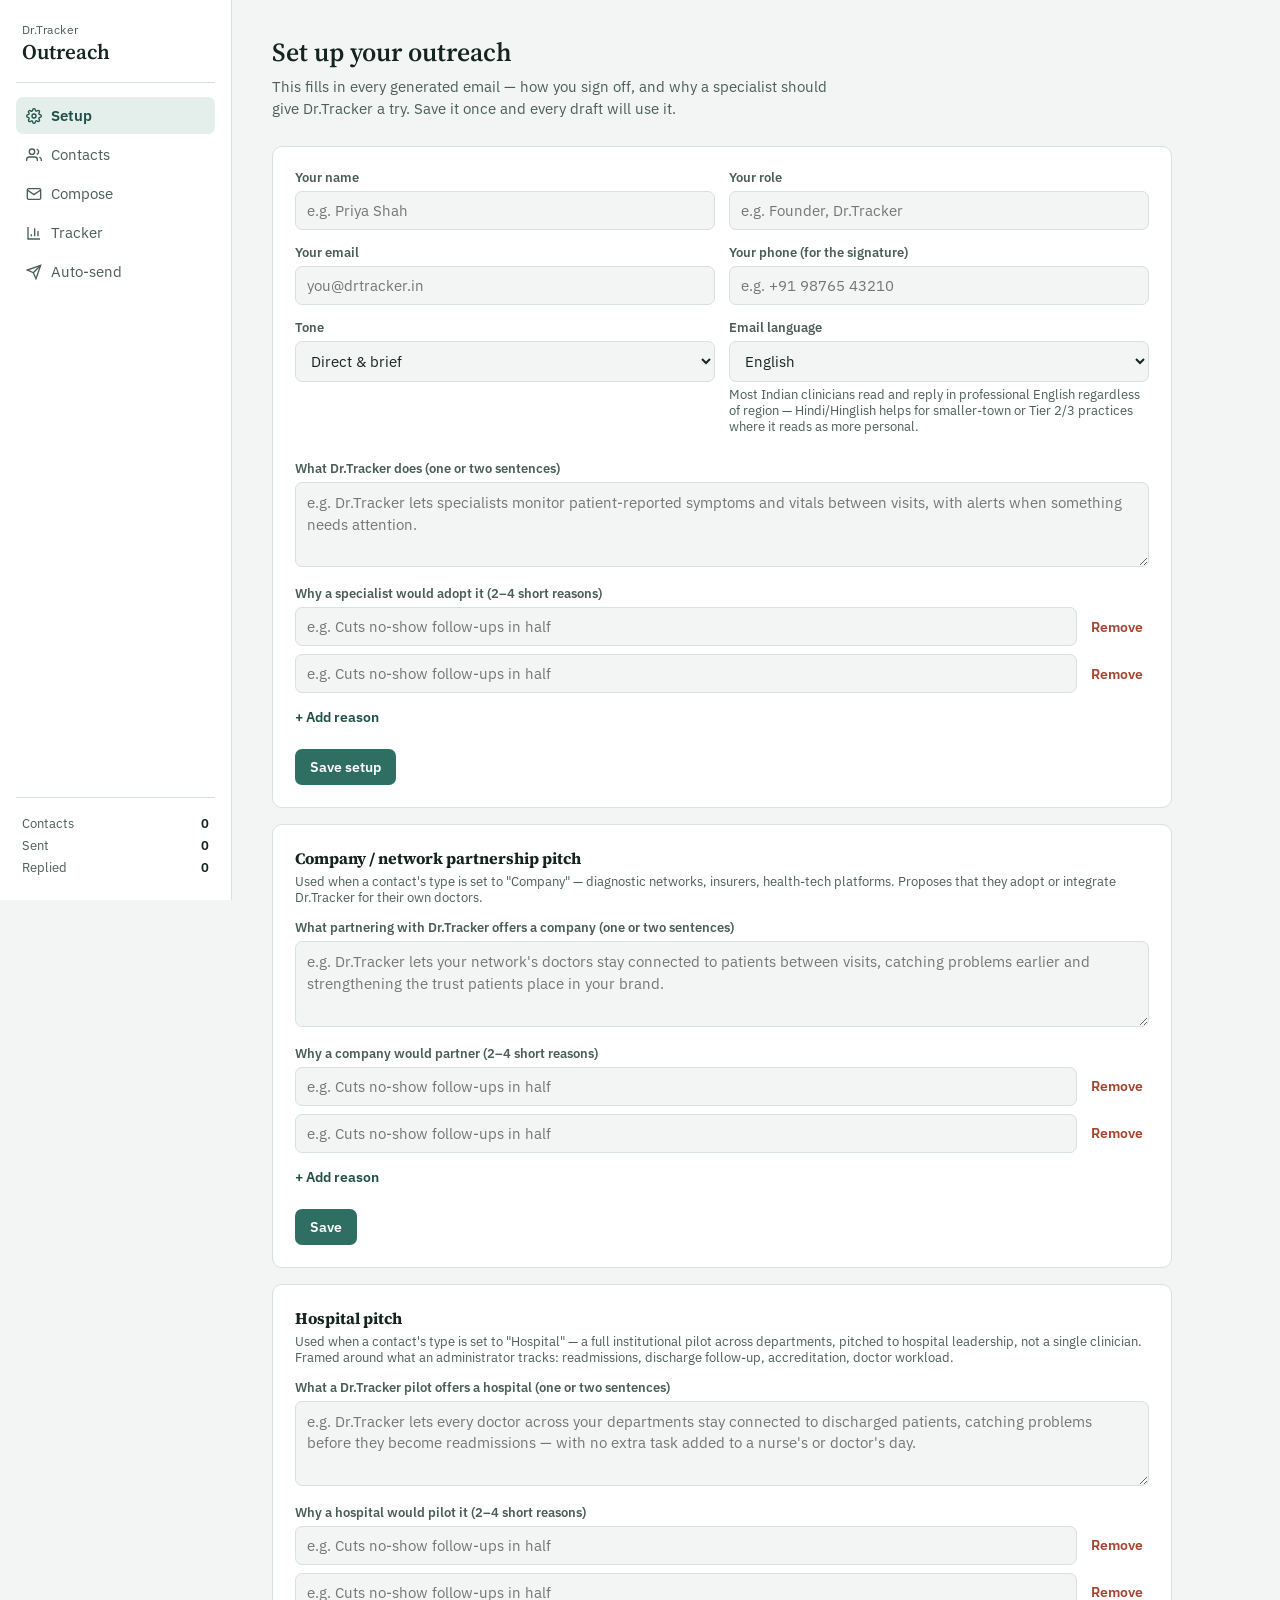
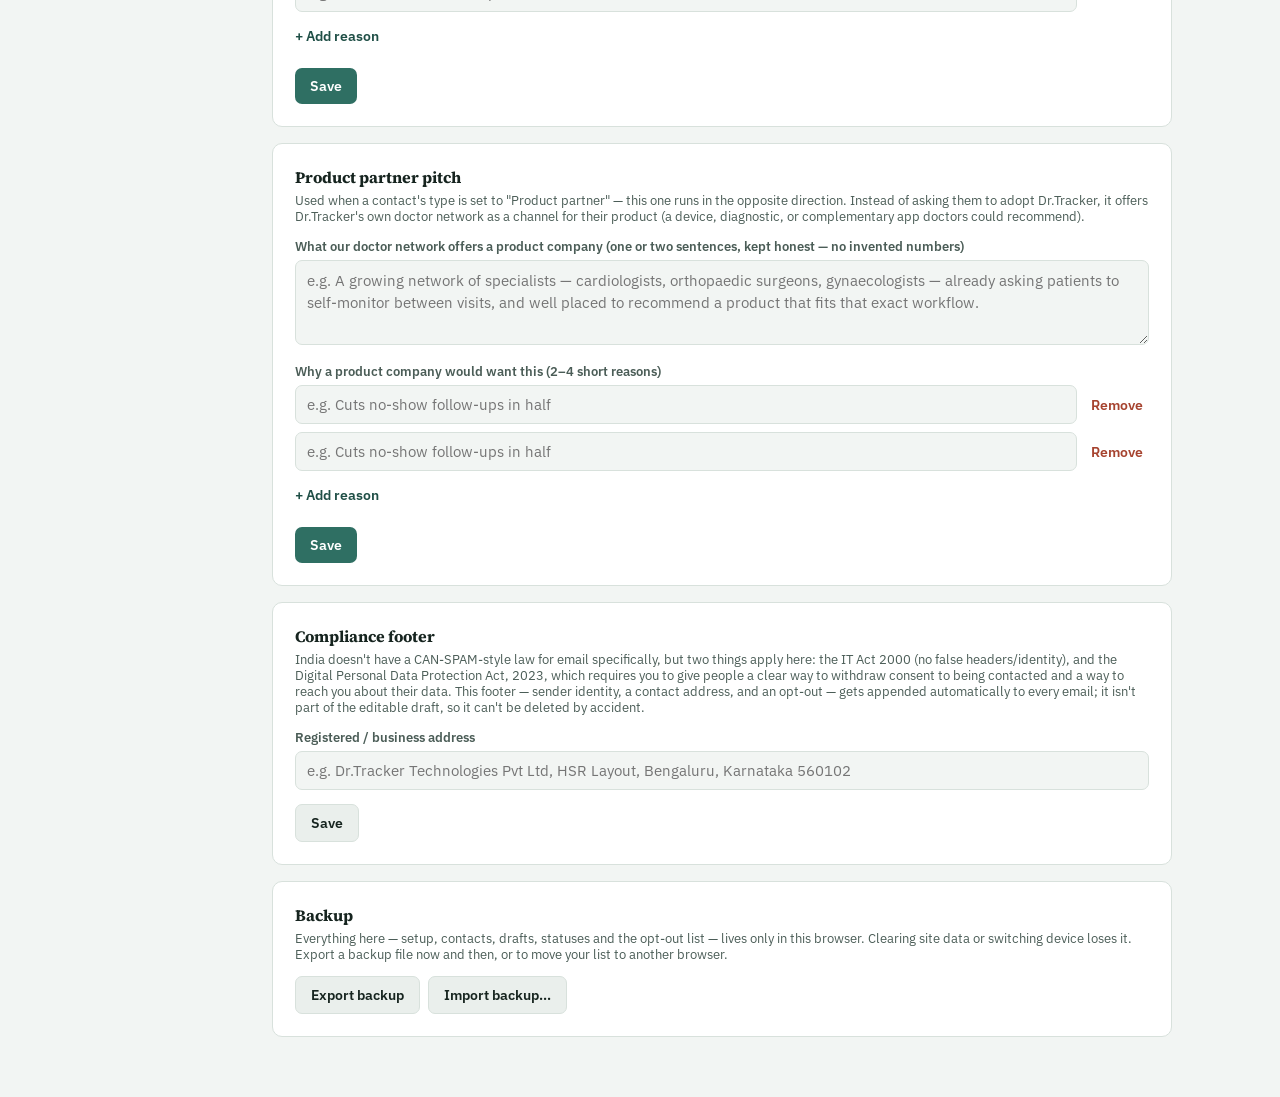
<file: index.html>
<!DOCTYPE html>
<html lang="en">
<head>
<meta charset="UTF-8">
<meta name="viewport" content="width=device-width, initial-scale=1, viewport-fit=cover">
<title>Outreach — Dr.Tracker</title>
<link rel="preconnect" href="https://fonts.googleapis.com">
<link rel="preconnect" href="https://fonts.gstatic.com" crossorigin>
<link href="https://fonts.googleapis.com/css2?family=Source+Serif+4:opsz,wght@8..60,400;8..60,500;8..60,600;8..60,700&family=IBM+Plex+Sans:wght@400;500;600;700&family=IBM+Plex+Mono:wght@500&display=swap" rel="stylesheet">
<style>
  :root {
    --bg: #F2F5F3;
    --surface: #FFFFFF;
    --surface-2: #EAEFEC;
    --ink: #16241F;
    --ink-soft: #4B5D57;
    --border: #D8E1DC;
    --primary: #2F6F63;
    --primary-dark: #1F4F46;
    --primary-tint: #E4EFEB;
    --accent: #B85C2E;
    --accent-tint: #F6E9DE;
    --danger: #A6432F;
    --focus: #2F6F63;
    box-sizing: border-box;
    padding-top: env(safe-area-inset-top, 0px);
    padding-bottom: env(safe-area-inset-bottom, 0px);
  }
  @media (prefers-color-scheme: dark) {
    :root:not([data-theme="light"]) {
      --bg: #121917;
      --surface: #182220;
      --surface-2: #1F2B28;
      --ink: #E9EFEC;
      --ink-soft: #A8B8B1;
      --border: #2B3833;
      --primary: #6FBBA6;
      --primary-dark: #8FCDBB;
      --primary-tint: #1C2E29;
      --accent: #E0925C;
      --accent-tint: #2E2115;
      --danger: #E08672;
    }
  }
  :root[data-theme="dark"] {
    --bg: #121917;
    --surface: #182220;
    --surface-2: #1F2B28;
    --ink: #E9EFEC;
    --ink-soft: #A8B8B1;
    --border: #2B3833;
    --primary: #6FBBA6;
    --primary-dark: #8FCDBB;
    --primary-tint: #1C2E29;
    --accent: #E0925C;
    --accent-tint: #2E2115;
    --danger: #E08672;
  }
  html { scroll-padding-top: env(safe-area-inset-top, 0px); }
  * { box-sizing: border-box; }
  html, body { height: 100%; }
  body {
    margin: 0;
    background: var(--bg);
    color: var(--ink);
    font-family: "IBM Plex Sans", system-ui, sans-serif;
    -webkit-font-smoothing: antialiased;
  }
  h1, h2, h3, .serif { font-family: "Source Serif 4", Georgia, serif; }
  a { color: var(--primary-dark); }

  .app {
    display: flex;
    min-height: 100%;
  }

  /* ---- Sidebar ---- */
  .sidebar {
    width: 232px;
    flex-shrink: 0;
    background: var(--surface);
    border-right: 1px solid var(--border);
    padding: 22px 16px;
    display: flex;
    flex-direction: column;
    position: sticky;
    top: 0;
    height: 100vh;
  }
  .brand {
    padding: 0 6px 18px 6px;
    border-bottom: 1px solid var(--border);
    margin-bottom: 14px;
  }
  .brand .mark {
    font-size: 12px;
    letter-spacing: 0.04em;
    color: var(--ink-soft);
  }
  .brand h1 {
    font-size: 21px;
    font-weight: 600;
    margin: 2px 0 0 0;
    line-height: 1.2;
  }
  nav.tabs {
    display: flex;
    flex-direction: column;
    gap: 2px;
  }
  nav.tabs button {
    all: unset;
    cursor: pointer;
    padding: 9px 10px;
    border-radius: 7px;
    font-size: 14.5px;
    color: var(--ink-soft);
    display: flex;
    align-items: center;
    gap: 9px;
  }
  nav.tabs button svg { width: 16px; height: 16px; flex-shrink: 0; }
  nav.tabs button:hover { background: var(--surface-2); color: var(--ink); }
  nav.tabs button.active { background: var(--primary-tint); color: var(--primary-dark); font-weight: 600; }

  .side-stats {
    margin-top: auto;
    padding-top: 14px;
    border-top: 1px solid var(--border);
  }
  .side-stats .stat-row {
    display: flex;
    justify-content: space-between;
    font-size: 12.5px;
    color: var(--ink-soft);
    padding: 3px 6px;
  }
  .side-stats .stat-row strong { color: var(--ink); font-weight: 600; }

  /* ---- Main ---- */
  main {
    flex: 1;
    min-width: 0;
    padding: 34px 40px 60px 40px;
    max-width: 980px;
  }
  .page-head { margin-bottom: 26px; }
  .page-head h2 { font-size: 26px; font-weight: 600; margin: 0 0 6px 0; }
  .page-head p { margin: 0; color: var(--ink-soft); font-size: 14.5px; max-width: 62ch; line-height: 1.5; }

  .card {
    background: var(--surface);
    border: 1px solid var(--border);
    border-radius: 10px;
    padding: 22px;
  }
  .card + .card { margin-top: 16px; }

  label { display: block; font-size: 13px; font-weight: 600; color: var(--ink-soft); margin-bottom: 5px; }
  input[type=text], input[type=email], textarea, select {
    width: 100%;
    font-family: inherit;
    font-size: 14.5px;
    padding: 9px 11px;
    border: 1px solid var(--border);
    border-radius: 7px;
    background: var(--bg);
    color: var(--ink);
  }
  input:focus, textarea:focus, select:focus, button:focus-visible {
    outline: 2px solid var(--focus);
    outline-offset: 1px;
  }
  textarea { resize: vertical; line-height: 1.5; }
  .field { margin-bottom: 14px; }
  .field-row { display: grid; grid-template-columns: 1fr 1fr; gap: 14px; }
  .hint { font-size: 12.5px; color: var(--ink-soft); margin-top: 4px; }

  .btn {
    all: unset;
    cursor: pointer;
    display: inline-flex;
    align-items: center;
    gap: 7px;
    font-size: 14px;
    font-weight: 600;
    padding: 9px 15px;
    border-radius: 7px;
    background: var(--primary);
    color: #fff;
  }
  .btn:hover { background: var(--primary-dark); }
  .btn.secondary { background: var(--surface-2); color: var(--ink); border: 1px solid var(--border); }
  .btn.secondary:hover { background: var(--border); }
  .btn.ghost { background: transparent; color: var(--primary-dark); padding: 9px 6px; }
  .btn.ghost:hover { text-decoration: underline; }
  .btn.danger { background: transparent; color: var(--danger); padding: 9px 6px; }
  .btn.danger:hover { text-decoration: underline; }
  .btn:disabled { opacity: 0.55; cursor: not-allowed; }
  .btn-row { display: flex; gap: 8px; flex-wrap: wrap; align-items: center; }

  .bullet-list { display: flex; flex-direction: column; gap: 8px; }
  .bullet-row { display: flex; gap: 8px; align-items: center; }
  .bullet-row input { flex: 1; }

  /* ---- Table ---- */
  .table-wrap { overflow-x: auto; border: 1px solid var(--border); border-radius: 10px; background: var(--surface); }
  table { width: 100%; border-collapse: collapse; min-width: 640px; font-size: 14px; }
  thead th {
    text-align: left;
    font-size: 12px;
    color: var(--ink-soft);
    font-weight: 600;
    padding: 11px 14px;
    border-bottom: 1px solid var(--border);
    white-space: nowrap;
  }
  tbody td { padding: 11px 14px; border-bottom: 1px solid var(--border); vertical-align: middle; }
  tbody tr:last-child td { border-bottom: none; }
  tbody tr:hover { background: var(--surface-2); }
  .name-cell strong { display: block; }
  .name-cell span { color: var(--ink-soft); font-size: 12.5px; }

  .badge {
    display: inline-flex;
    align-items: center;
    gap: 5px;
    font-size: 12px;
    font-weight: 600;
    padding: 3px 9px;
    border-radius: 999px;
    white-space: nowrap;
  }
  .badge.new { background: var(--surface-2); color: var(--ink-soft); }
  .badge.drafted { background: var(--accent-tint); color: var(--accent); }
  .badge.sent { background: var(--primary-tint); color: var(--primary-dark); }
  .badge.replied { background: #DDEBFF; color: #2A5C99; }
  .badge.adopted { background: #E1F3E1; color: #2E7D32; }
  .badge.declined, .badge.unsubscribed { background: #F4E1E0; color: var(--danger); }
  @media (prefers-color-scheme: dark) {
    :root:not([data-theme="light"]) .badge.replied { background: #1B2A3D; color: #8FB6E8; }
    :root:not([data-theme="light"]) .badge.adopted { background: #1B3320; color: #8FD19E; }
    :root:not([data-theme="light"]) .badge.declined, :root:not([data-theme="light"]) .badge.unsubscribed { background: #33201F; color: #E08672; }
  }
  :root[data-theme="dark"] .badge.replied { background: #1B2A3D; color: #8FB6E8; }
  :root[data-theme="dark"] .badge.adopted { background: #1B3320; color: #8FD19E; }
  :root[data-theme="dark"] .badge.declined, :root[data-theme="dark"] .badge.unsubscribed { background: #33201F; color: #E08672; }

  select.status-select {
    font-size: 12.5px;
    padding: 4px 7px;
    width: auto;
  }

  .empty-state {
    text-align: center;
    padding: 46px 20px;
    color: var(--ink-soft);
  }
  .empty-state .serif { font-size: 18px; color: var(--ink); display: block; margin-bottom: 6px; }

  .funnel { display: grid; grid-template-columns: repeat(6, 1fr); gap: 10px; margin-bottom: 20px; }
  .funnel .fcell {
    background: var(--surface);
    border: 1px solid var(--border);
    border-radius: 10px;
    padding: 14px 12px;
  }
  .funnel .fcell .n { font-family: "Source Serif 4", serif; font-size: 26px; font-weight: 600; line-height: 1; }
  .funnel .fcell .l { font-size: 12px; color: var(--ink-soft); margin-top: 5px; }

  .two-col { display: grid; grid-template-columns: 260px 1fr; gap: 18px; align-items: start; }

  .contact-picker {
    max-height: 480px;
    overflow-y: auto;
    border: 1px solid var(--border);
    border-radius: 10px;
    background: var(--surface);
  }
  .contact-picker button {
    all: unset;
    display: block;
    width: 100%;
    cursor: pointer;
    padding: 11px 13px;
    border-bottom: 1px solid var(--border);
    font-size: 13.5px;
  }
  .contact-picker button:last-child { border-bottom: none; }
  .contact-picker button:hover { background: var(--surface-2); }
  .contact-picker button.active { background: var(--primary-tint); }
  .contact-picker strong { display: block; font-size: 13.5px; }
  .contact-picker span { color: var(--ink-soft); font-size: 12px; }

  .draft-box textarea.subject { font-weight: 600; }
  .draft-box textarea.body { min-height: 260px; }

  .qa-box { border: 1px solid var(--border); border-radius: 8px; padding: 10px 12px; margin-bottom: 14px; background: var(--bg); }
  .qa-box h4 { margin: 0 0 6px 0; font-size: 13px; font-weight: 600; color: var(--ink-soft); }
  .qa-box ul { margin: 0; padding-left: 18px; font-size: 13px; line-height: 1.5; }
  .qa-box li.error { color: var(--danger); }
  .qa-box li.warn { color: var(--accent); }
  .qa-box .ok { font-size: 13px; color: var(--primary-dark); }

  .status-line { display: flex; align-items: center; gap: 8px; font-size: 13px; color: var(--ink-soft); min-height: 20px; margin-top: 8px;}
  .dot { width: 7px; height: 7px; border-radius: 50%; background: var(--primary); flex-shrink: 0; }
  .spin { animation: spin 1s linear infinite; }
  @keyframes spin { to { transform: rotate(360deg); } }

  .modal-backdrop {
    position: fixed; inset: 0; background: rgba(10, 16, 14, 0.4);
    display: flex; align-items: center; justify-content: center;
    padding: 20px; z-index: 20;
  }
  .modal {
    background: var(--surface); border-radius: 12px; padding: 24px;
    width: 100%; max-width: 460px; border: 1px solid var(--border);
    max-height: 90vh; overflow-y: auto;
  }
  .modal h3 { margin: 0 0 16px 0; font-size: 18px; }

  /* mobile */
  .topbar { display: none; }
  @media (max-width: 820px) {
    .app { flex-direction: column; }
    .sidebar {
      position: sticky; top: 0; height: auto; width: 100%;
      flex-direction: row; align-items: center; gap: 10px;
      padding: 12px 14px; padding-top: calc(12px + env(safe-area-inset-top, 0px));
      overflow-x: auto; border-right: none; border-bottom: 1px solid var(--border);
    }
    .brand { border-bottom: none; padding: 0; margin: 0; }
    .brand h1 { display: none; }
    .brand .mark { display: none; }
    nav.tabs { flex-direction: row; }
    .side-stats { display: none; }
    main { padding: 22px 16px 50px 16px; }
    .field-row { grid-template-columns: 1fr; }
    .two-col { grid-template-columns: 1fr; }
    .funnel { grid-template-columns: repeat(2, 1fr); }
  }

  ::selection { background: var(--primary-tint); }
</style>
</head>
<body>
<div class="app">

  <aside class="sidebar">
    <div class="brand">
      <div class="mark">Dr.Tracker</div>
      <h1>Outreach</h1>
    </div>
    <nav class="tabs" id="tabNav">
      <button data-tab="setup" class="active">
        <svg viewBox="0 0 24 24" fill="none" stroke="currentColor" stroke-width="2"><circle cx="12" cy="12" r="3"/><path d="M19.4 15a1.65 1.65 0 00.33 1.82l.06.06a2 2 0 11-2.83 2.83l-.06-.06a1.65 1.65 0 00-1.82-.33 1.65 1.65 0 00-1 1.51V21a2 2 0 01-4 0v-.09A1.65 1.65 0 009 19.4a1.65 1.65 0 00-1.82.33l-.06.06a2 2 0 11-2.83-2.83l.06-.06A1.65 1.65 0 004.6 15a1.65 1.65 0 00-1.51-1H3a2 2 0 010-4h.09A1.65 1.65 0 004.6 9a1.65 1.65 0 00-.33-1.82l-.06-.06a2 2 0 112.83-2.83l.06.06A1.65 1.65 0 009 4.6a1.65 1.65 0 001-1.51V3a2 2 0 014 0v.09a1.65 1.65 0 001 1.51 1.65 1.65 0 001.82-.33l.06-.06a2 2 0 112.83 2.83l-.06.06A1.65 1.65 0 0019.4 9a1.65 1.65 0 001.51 1H21a2 2 0 010 4h-.09a1.65 1.65 0 00-1.51 1z"/></svg>
        Setup
      </button>
      <button data-tab="contacts">
        <svg viewBox="0 0 24 24" fill="none" stroke="currentColor" stroke-width="2"><path d="M17 21v-2a4 4 0 00-4-4H5a4 4 0 00-4 4v2"/><circle cx="9" cy="7" r="4"/><path d="M23 21v-2a4 4 0 00-3-3.87"/><path d="M16 3.13a4 4 0 010 7.75"/></svg>
        Contacts
      </button>
      <button data-tab="compose">
        <svg viewBox="0 0 24 24" fill="none" stroke="currentColor" stroke-width="2"><path d="M4 4h16v16H4z" opacity="0"/><path d="M22 6l-10 7L2 6"/><rect x="2" y="4" width="20" height="16" rx="2"/></svg>
        Compose
      </button>
      <button data-tab="tracker">
        <svg viewBox="0 0 24 24" fill="none" stroke="currentColor" stroke-width="2"><path d="M3 3v18h18"/><path d="M18 17V9"/><path d="M13 17V5"/><path d="M8 17v-3"/></svg>
        Tracker
      </button>
      <button data-tab="autosend">
        <svg viewBox="0 0 24 24" fill="none" stroke="currentColor" stroke-width="2"><path d="M22 2L11 13"/><path d="M22 2l-7 20-4-9-9-4 20-7z"/></svg>
        Auto-send
      </button>
    </nav>
    <div class="side-stats" id="sideStats"></div>
  </aside>

  <main>
    <!-- SETUP -->
    <section class="tab-panel" data-panel="setup">
      <div class="page-head">
        <h2>Set up your outreach</h2>
        <p>This fills in every generated email — how you sign off, and why a specialist should give Dr.Tracker a try. Save it once and every draft will use it.</p>
      </div>
      <div class="card">
        <div class="field-row">
          <div class="field">
            <label for="senderName">Your name</label>
            <input type="text" id="senderName" placeholder="e.g. Priya Shah">
          </div>
          <div class="field">
            <label for="senderRole">Your role</label>
            <input type="text" id="senderRole" placeholder="e.g. Founder, Dr.Tracker">
          </div>
        </div>
        <div class="field-row">
          <div class="field">
            <label for="senderEmail">Your email</label>
            <input type="email" id="senderEmail" placeholder="you@drtracker.in">
          </div>
          <div class="field">
            <label for="senderPhone">Your phone (for the signature)</label>
            <input type="text" id="senderPhone" placeholder="e.g. +91 98765 43210">
          </div>
        </div>
        <div class="field-row">
          <div class="field">
            <label for="tone">Tone</label>
            <select id="tone">
              <option value="direct">Direct &amp; brief</option>
              <option value="warm">Warm &amp; personal</option>
              <option value="formal">Formal &amp; clinical</option>
            </select>
          </div>
          <div class="field">
            <label for="language">Email language</label>
            <select id="language">
              <option value="english">English</option>
              <option value="hinglish">Hinglish (English, light Hindi touches)</option>
              <option value="hindi">Hindi (हिन्दी)</option>
            </select>
            <p class="hint">Most Indian clinicians read and reply in professional English regardless of region — Hindi/Hinglish helps for smaller-town or Tier 2/3 practices where it reads as more personal.</p>
          </div>
        </div>
        <div class="field">
          <label for="pitch">What Dr.Tracker does (one or two sentences)</label>
          <textarea id="pitch" rows="3" placeholder="e.g. Dr.Tracker lets specialists monitor patient-reported symptoms and vitals between visits, with alerts when something needs attention."></textarea>
        </div>
        <div class="field">
          <label>Why a specialist would adopt it (2–4 short reasons)</label>
          <div class="bullet-list" id="valuePropsList"></div>
          <button class="btn ghost" type="button" id="addValueProp" style="padding-left:0;margin-top:6px;">+ Add reason</button>
        </div>
        <div class="btn-row" style="margin-top:6px;">
          <button class="btn" id="saveSetup">Save setup</button>
          <span class="status-line" id="setupSaved"></span>
        </div>
      </div>

      <div class="card">
        <h3 style="margin:0 0 4px 0;font-size:16px;">Company / network partnership pitch</h3>
        <p class="hint" style="margin:0 0 14px 0;">Used when a contact's type is set to "Company" — diagnostic networks, insurers, health-tech platforms. Proposes that they adopt or integrate Dr.Tracker for their own doctors.</p>
        <div class="field">
          <label for="companyPitch">What partnering with Dr.Tracker offers a company (one or two sentences)</label>
          <textarea id="companyPitch" rows="3" placeholder="e.g. Dr.Tracker lets your network's doctors stay connected to patients between visits, catching problems earlier and strengthening the trust patients place in your brand."></textarea>
        </div>
        <div class="field">
          <label>Why a company would partner (2–4 short reasons)</label>
          <div class="bullet-list" id="companyValuePropsList"></div>
          <button class="btn ghost" type="button" id="addCompanyValueProp" style="padding-left:0;margin-top:6px;">+ Add reason</button>
        </div>
        <div class="btn-row" style="margin-top:6px;">
          <button class="btn" id="saveCompanySetup">Save</button>
          <span class="status-line" id="companySetupSaved"></span>
        </div>
      </div>

      <div class="card">
        <h3 style="margin:0 0 4px 0;font-size:16px;">Hospital pitch</h3>
        <p class="hint" style="margin:0 0 14px 0;">Used when a contact's type is set to "Hospital" — a full institutional pilot across departments, pitched to hospital leadership, not a single clinician. Framed around what an administrator tracks: readmissions, discharge follow-up, accreditation, doctor workload.</p>
        <div class="field">
          <label for="hospitalPitch">What a Dr.Tracker pilot offers a hospital (one or two sentences)</label>
          <textarea id="hospitalPitch" rows="3" placeholder="e.g. Dr.Tracker lets every doctor across your departments stay connected to discharged patients, catching problems before they become readmissions — with no extra task added to a nurse's or doctor's day."></textarea>
        </div>
        <div class="field">
          <label>Why a hospital would pilot it (2–4 short reasons)</label>
          <div class="bullet-list" id="hospitalValuePropsList"></div>
          <button class="btn ghost" type="button" id="addHospitalValueProp" style="padding-left:0;margin-top:6px;">+ Add reason</button>
        </div>
        <div class="btn-row" style="margin-top:6px;">
          <button class="btn" id="saveHospitalSetup">Save</button>
          <span class="status-line" id="hospitalSetupSaved"></span>
        </div>
      </div>

      <div class="card">
        <h3 style="margin:0 0 4px 0;font-size:16px;">Product partner pitch</h3>
        <p class="hint" style="margin:0 0 14px 0;">Used when a contact's type is set to "Product partner" — this one runs in the opposite direction. Instead of asking them to adopt Dr.Tracker, it offers Dr.Tracker's own doctor network as a channel for their product (a device, diagnostic, or complementary app doctors could recommend).</p>
        <div class="field">
          <label for="partnerPitch">What our doctor network offers a product company (one or two sentences, kept honest — no invented numbers)</label>
          <textarea id="partnerPitch" rows="3" placeholder="e.g. A growing network of specialists — cardiologists, orthopaedic surgeons, gynaecologists — already asking patients to self-monitor between visits, and well placed to recommend a product that fits that exact workflow."></textarea>
        </div>
        <div class="field">
          <label>Why a product company would want this (2–4 short reasons)</label>
          <div class="bullet-list" id="partnerValuePropsList"></div>
          <button class="btn ghost" type="button" id="addPartnerValueProp" style="padding-left:0;margin-top:6px;">+ Add reason</button>
        </div>
        <div class="btn-row" style="margin-top:6px;">
          <button class="btn" id="savePartnerSetup">Save</button>
          <span class="status-line" id="partnerSetupSaved"></span>
        </div>
      </div>

      <div class="card">
        <h3 style="margin:0 0 4px 0;font-size:16px;">Compliance footer</h3>
        <p class="hint" style="margin:0 0 14px 0;">India doesn't have a CAN-SPAM-style law for email specifically, but two things apply here: the IT Act 2000 (no false headers/identity), and the Digital Personal Data Protection Act, 2023, which requires you to give people a clear way to withdraw consent to being contacted and a way to reach you about their data. This footer — sender identity, a contact address, and an opt-out — gets appended automatically to every email; it isn't part of the editable draft, so it can't be deleted by accident.</p>
        <div class="field">
          <label for="mailingAddress">Registered / business address</label>
          <input type="text" id="mailingAddress" placeholder="e.g. Dr.Tracker Technologies Pvt Ltd, HSR Layout, Bengaluru, Karnataka 560102">
        </div>
        <div class="btn-row">
          <button class="btn secondary" id="saveCompliance">Save</button>
          <span class="status-line" id="complianceSaved"></span>
        </div>
      </div>

      <div class="card">
        <h3 style="margin:0 0 4px 0;font-size:16px;">Backup</h3>
        <p class="hint" style="margin:0 0 14px 0;">Everything here — setup, contacts, drafts, statuses and the opt-out list — lives only in this browser. Clearing site data or switching device loses it. Export a backup file now and then, or to move your list to another browser.</p>
        <div class="btn-row">
          <button class="btn secondary" id="exportBackup">Export backup</button>
          <button class="btn secondary" id="importBackup">Import backup…</button>
          <input type="file" id="importFile" accept=".json,application/json" style="display:none;">
          <span class="status-line" id="backupStatus"></span>
        </div>
      </div>
    </section>

    <!-- CONTACTS -->
    <section class="tab-panel" data-panel="contacts" style="display:none;">
      <div class="page-head">
        <h2>Specialists, clinic doctors &amp; company contacts</h2>
        <p>Build your outreach list. Add people one at a time, or paste rows copied from a spreadsheet.</p>
      </div>
      <div class="card" style="margin-bottom:18px;">
        <div class="btn-row">
          <button class="btn" id="openAddContact">+ Add contact</button>
          <button class="btn secondary" id="openPasteContacts">Paste from spreadsheet</button>
        </div>
      </div>
      <div class="table-wrap">
        <table id="contactsTable">
          <thead>
            <tr>
              <th>Name</th><th>Type</th><th>Specialty / Role</th><th>Clinic / Company</th><th>City</th><th>Status</th><th></th>
            </tr>
          </thead>
          <tbody id="contactsBody"></tbody>
        </table>
        <div class="empty-state" id="contactsEmpty">
          <span class="serif">No contacts yet</span>
          Add the first specialist or clinic doctor you want to reach.
        </div>
      </div>
    </section>

    <!-- COMPOSE -->
    <section class="tab-panel" data-panel="compose" style="display:none;">
      <div class="page-head">
        <h2>Compose</h2>
        <p>Pick a contact, generate a personalized draft, then send it from your own email.</p>
      </div>
      <div class="two-col">
        <div>
          <label style="padding-left:2px;">Contacts</label>
          <div class="contact-picker" id="contactPicker"></div>
        </div>
        <div id="composeMain"></div>
      </div>
    </section>

    <!-- TRACKER -->
    <section class="tab-panel" data-panel="tracker" style="display:none;">
      <div class="page-head">
        <h2>Tracker</h2>
        <p>Where every contact stands, from first draft to adoption.</p>
      </div>
      <div class="funnel" id="funnel"></div>
      <div class="table-wrap">
        <table>
          <thead>
            <tr><th>Name</th><th>Specialty / Clinic</th><th>Status</th><th>Last updated</th></tr>
          </thead>
          <tbody id="trackerBody"></tbody>
        </table>
        <div class="empty-state" id="trackerEmpty">
          <span class="serif">Nothing to track yet</span>
          Add contacts and send a few drafts — they'll show up here.
        </div>
      </div>
    </section>

    <!-- AUTOSEND -->
    <section class="tab-panel" data-panel="autosend" style="display:none;">
      <div class="page-head">
        <h2>Auto-send</h2>
        <p>Draft and send to a batch of contacts automatically, at a pace that won't get your account flagged as spam.</p>
      </div>

      <div class="card" id="gmailStatusCard">
        <h3 style="margin:0 0 6px 0;font-size:16px;">Email account</h3>
        <p class="hint" id="gmailStatusText" style="margin:0;">Checking connection…</p>
        <div class="btn-row" style="margin-top:12px;" id="gmailStatusActions"></div>
      </div>

      <div class="card">
        <h3 style="margin:0 0 12px 0;font-size:16px;">Batch settings</h3>
        <div class="field-row">
          <div class="field">
            <label for="batchCap">Max emails per run</label>
            <input type="text" id="batchCap" value="20">
            <p class="hint">Keep this low (10–30) — sending too many too fast from one inbox is the #1 reason cold outreach gets marked as spam or gets an account suspended.</p>
          </div>
          <div class="field">
            <label for="batchDelay">Seconds between sends</label>
            <input type="text" id="batchDelay" value="45">
            <p class="hint">Spreads sends out so they don't look automated to spam filters.</p>
          </div>
        </div>
        <div class="field">
          <label style="display:flex;align-items:center;gap:8px;font-weight:600;">
            <input type="checkbox" id="istWindow" checked style="width:auto;">
            Only send 10:00 AM–6:00 PM IST, Monday–Saturday
          </label>
          <p class="hint">Clinics are usually mid-OPD before 10am and closing up after 6pm — emails that land during working hours get opened more. This also naturally avoids Sunday, when a lot of Indian practices are shut.</p>
        </div>
        <p class="hint" id="istClock" style="margin-top:4px;"></p>
      </div>

      <div class="card">
        <h3 style="margin:0 0 10px 0;font-size:16px;">Queue — <span id="queueCount">0</span> eligible</h3>
        <p class="hint" style="margin:0 0 12px 0;">Contacts with status "Not started" or "Drafted", a valid email, and not on the opt-out list.</p>
        <div class="table-wrap" style="margin-bottom:14px;">
          <table>
            <thead><tr><th>Name</th><th>Specialty</th><th>Status</th></tr></thead>
            <tbody id="queueBody"></tbody>
          </table>
        </div>
        <div class="btn-row">
          <button class="btn secondary" id="draftQueueBtn">Draft queued contacts</button>
          <button class="btn" id="runBatchBtn" disabled>Run batch</button>
          <span class="status-line" id="batchStatus"></span>
        </div>
        <p class="hint">"Draft queued contacts" writes an AI draft for each queued contact that doesn't have one yet (up to the max per run), so you can review them all in Compose before anything is sent.</p>
      </div>
    </section>
  </main>
</div>

<div id="modalRoot"></div>

<script>
(function(){
  "use strict";

  var STORAGE_KEY = "drtracker_outreach_v1";
  var STATUS_ORDER = ["new","drafted","sent","replied","adopted","declined","unsubscribed"];
  var STATUS_LABEL = {new:"Not started", drafted:"Drafted", sent:"Sent", replied:"Replied", adopted:"Adopted", declined:"Declined", unsubscribed:"Unsubscribed"};
  var TYPE_META = {
    doctor:   { label: "Doctor",           emoji: "🩺", specialtyLabel: "Specialty",          clinicLabel: "Clinic / Hospital",     specialtyPh: "Cardiology",                 clinicPh: "Apollo Hospitals",                namePh: "Dr. Aditi Sharma",  notesLabel: "Notes (used to personalize the email)",                              notesPh: "e.g. Runs a busy OPD, mentioned follow-up no-shows are a pain point at a recent conference", badgeClass: "sent" },
    hospital: { label: "Hospital",         emoji: "🏥", specialtyLabel: "Contact's role",      clinicLabel: "Hospital name",         specialtyPh: "Medical Superintendent",     clinicPh: "Navjeevan Multispecialty Hospital", namePh: "Dr. Rakesh Malhotra", notesLabel: "Notes (readmission challenges, NABH status, expansion, etc.)",       notesPh: "e.g. Expanding to a second campus, under pressure to cut avoidable readmissions", badgeClass: "replied" },
    company:  { label: "Company",          emoji: "🏢", specialtyLabel: "Contact's role",      clinicLabel: "Company name",          specialtyPh: "Head of Partnerships",       clinicPh: "Sanjeevani Health Diagnostics",   namePh: "Ritu Varma",         notesLabel: "Notes (recent funding, expansion, hiring signals, positioning)",     notesPh: "e.g. Raised Series B in 2025, expanding to Tier 2 cities, hiring a care-coordination lead", badgeClass: "drafted" },
    partner:  { label: "Product partner",  emoji: "🤝", specialtyLabel: "Contact's role",      clinicLabel: "Company / product name", specialtyPh: "Head of Partnerships / BD", clinicPh: "VitalSense Diagnostics",          namePh: "Neha Kapoor",        notesLabel: "Notes (what their product is, why it fits our doctors' workflow)",   notesPh: "e.g. Makes a home BP/ECG device — a natural fit for patients our doctors already ask to self-monitor", badgeClass: "adopted" }
  };

  var state = load();
  var selectedContactId = null;
  var sampleFn = null;

  function load(){
    try {
      var raw = localStorage.getItem(STORAGE_KEY);
      if (raw) return normalize(JSON.parse(raw));
    } catch(e) {}
    return {
      setup: { senderName:"", senderRole:"", senderEmail:"", senderPhone:"", tone:"direct", language:"english", pitch:"", valueProps:["", ""], companyPitch:"", companyValueProps:["", ""], hospitalPitch:"", hospitalValueProps:["", ""], partnerPitch:"", partnerValueProps:["", ""], mailingAddress:"" },
      contacts: [],
      // Lower-cased emails that asked not to be contacted (DPDP consent withdrawal).
      // Kept even if the contact is deleted, so they can't be re-imported by accident.
      suppressed: []
    };
  }
  // Fill in fields added after older saves/backups were written.
  function normalize(parsed){
    parsed.setup.valueProps = parsed.setup.valueProps || ["", ""];
    parsed.setup.companyPitch = parsed.setup.companyPitch || "";
    parsed.setup.companyValueProps = parsed.setup.companyValueProps || ["", ""];
    parsed.setup.hospitalPitch = parsed.setup.hospitalPitch || "";
    parsed.setup.hospitalValueProps = parsed.setup.hospitalValueProps || ["", ""];
    parsed.setup.partnerPitch = parsed.setup.partnerPitch || "";
    parsed.setup.partnerValueProps = parsed.setup.partnerValueProps || ["", ""];
    (parsed.contacts||[]).forEach(function(c){ if(!c.type) c.type = "doctor"; });
    parsed.suppressed = parsed.suppressed || [];
    return parsed;
  }
  function save(){
    try { localStorage.setItem(STORAGE_KEY, JSON.stringify(state)); } catch(e) {}
  }
  function uid(){ return Date.now().toString(36) + Math.random().toString(36).slice(2,8); }
  function esc(s){ return (s||"").replace(/[&<>"']/g, function(c){ return {"&":"&amp;","<":"&lt;",">":"&gt;",'"':"&quot;","'":"&#39;"}[c]; }); }
  function fmtDate(ts){
    if(!ts) return "—";
    var d = new Date(ts);
    return d.toLocaleDateString(undefined,{month:"short",day:"numeric"}) + " " + d.toLocaleTimeString(undefined,{hour:"numeric",minute:"2-digit"});
  }

  /* ---------------- Tabs ---------------- */
  document.getElementById("tabNav").addEventListener("click", function(e){
    var btn = e.target.closest("button[data-tab]");
    if(!btn) return;
    document.querySelectorAll("#tabNav button").forEach(function(b){ b.classList.toggle("active", b===btn); });
    document.querySelectorAll(".tab-panel").forEach(function(p){ p.style.display = (p.dataset.panel===btn.dataset.tab) ? "" : "none"; });
    if (btn.dataset.tab === "contacts") renderContacts();
    if (btn.dataset.tab === "compose") renderCompose();
    if (btn.dataset.tab === "tracker") renderTracker();
    if (btn.dataset.tab === "autosend") renderAutosend();
  });

  function complianceFooter(){
    var s = state.setup;
    var addr = s.mailingAddress;
    var lines = [];
    lines.push("---");
    var who = [s.senderName, s.senderRole].filter(Boolean).join(", ");
    lines.push("Sent by " + (who || "the Dr.Tracker team") + (s.senderEmail ? " <" + s.senderEmail + ">" : ""));
    if (addr) lines.push(addr);
    lines.push("Don't want emails like this from Dr.Tracker? Reply \"unsubscribe\" and we'll stop.");
    return lines.join("\n");
  }

  /* ---------------- Setup ---------------- */
  function renderValuePropsFor(listKey, wrapId){
    var wrap = document.getElementById(wrapId);
    wrap.innerHTML = "";
    state.setup[listKey].forEach(function(v, i){
      var row = document.createElement("div");
      row.className = "bullet-row";
      row.innerHTML = '<input type="text" data-idx="'+i+'" placeholder="e.g. Cuts no-show follow-ups in half" value="'+esc(v)+'">' +
        (state.setup[listKey].length > 1 ? '<button class="btn danger" data-remove="'+i+'" type="button" style="padding:6px;">Remove</button>' : "");
      wrap.appendChild(row);
    });
  }
  function renderValueProps(){
    renderValuePropsFor("valueProps", "valuePropsList");
    renderValuePropsFor("companyValueProps", "companyValuePropsList");
    renderValuePropsFor("hospitalValueProps", "hospitalValuePropsList");
    renderValuePropsFor("partnerValueProps", "partnerValuePropsList");
  }
  function wireValuePropsList(listKey, wrapId, addBtnId){
    document.getElementById(addBtnId).addEventListener("click", function(){
      state.setup[listKey].push("");
      renderValueProps();
    });
    document.getElementById(wrapId).addEventListener("click", function(e){
      var rm = e.target.closest("[data-remove]");
      if(rm){
        state.setup[listKey].splice(parseInt(rm.dataset.remove,10),1);
        renderValueProps();
      }
    });
    document.getElementById(wrapId).addEventListener("input", function(e){
      if(e.target.dataset.idx !== undefined){
        state.setup[listKey][parseInt(e.target.dataset.idx,10)] = e.target.value;
      }
    });
  }
  wireValuePropsList("valueProps", "valuePropsList", "addValueProp");
  wireValuePropsList("companyValueProps", "companyValuePropsList", "addCompanyValueProp");
  wireValuePropsList("hospitalValueProps", "hospitalValuePropsList", "addHospitalValueProp");
  wireValuePropsList("partnerValueProps", "partnerValuePropsList", "addPartnerValueProp");
  function fillSetupForm(){
    document.getElementById("senderName").value = state.setup.senderName;
    document.getElementById("senderRole").value = state.setup.senderRole;
    document.getElementById("senderEmail").value = state.setup.senderEmail;
    document.getElementById("tone").value = state.setup.tone;
    document.getElementById("language").value = state.setup.language || "english";
    document.getElementById("senderPhone").value = state.setup.senderPhone || "";
    document.getElementById("pitch").value = state.setup.pitch;
    document.getElementById("companyPitch").value = state.setup.companyPitch || "";
    document.getElementById("hospitalPitch").value = state.setup.hospitalPitch || "";
    document.getElementById("partnerPitch").value = state.setup.partnerPitch || "";
    document.getElementById("mailingAddress").value = state.setup.mailingAddress || "";
    renderValueProps();
  }
  document.getElementById("saveSetup").addEventListener("click", function(){
    state.setup.senderName = document.getElementById("senderName").value.trim();
    state.setup.senderRole = document.getElementById("senderRole").value.trim();
    state.setup.senderEmail = document.getElementById("senderEmail").value.trim();
    state.setup.senderPhone = document.getElementById("senderPhone").value.trim();
    state.setup.tone = document.getElementById("tone").value;
    state.setup.language = document.getElementById("language").value;
    state.setup.pitch = document.getElementById("pitch").value.trim();
    save();
    var line = document.getElementById("setupSaved");
    line.textContent = "Saved.";
    setTimeout(function(){ line.textContent = ""; }, 2200);
    renderSideStats();
  });
  document.getElementById("saveCompanySetup").addEventListener("click", function(){
    state.setup.companyPitch = document.getElementById("companyPitch").value.trim();
    save();
    var line = document.getElementById("companySetupSaved");
    line.textContent = "Saved.";
    setTimeout(function(){ line.textContent = ""; }, 2200);
  });
  document.getElementById("saveHospitalSetup").addEventListener("click", function(){
    state.setup.hospitalPitch = document.getElementById("hospitalPitch").value.trim();
    save();
    var line = document.getElementById("hospitalSetupSaved");
    line.textContent = "Saved.";
    setTimeout(function(){ line.textContent = ""; }, 2200);
  });
  document.getElementById("savePartnerSetup").addEventListener("click", function(){
    state.setup.partnerPitch = document.getElementById("partnerPitch").value.trim();
    save();
    var line = document.getElementById("partnerSetupSaved");
    line.textContent = "Saved.";
    setTimeout(function(){ line.textContent = ""; }, 2200);
  });
  document.getElementById("saveCompliance").addEventListener("click", function(){
    state.setup.mailingAddress = document.getElementById("mailingAddress").value.trim();
    save();
    var line = document.getElementById("complianceSaved");
    line.textContent = "Saved.";
    setTimeout(function(){ line.textContent = ""; }, 2200);
  });

  function findDuplicate(email){
    var e = (email||"").trim().toLowerCase();
    if(!e) return null;
    return state.contacts.find(function(c){ return c.email.trim().toLowerCase() === e; }) || null;
  }
  function isSuppressed(email){
    return state.suppressed.indexOf((email||"").trim().toLowerCase()) > -1;
  }
  function setStatus(c, status){
    var e = c.email.trim().toLowerCase();
    if(status === "unsubscribed"){
      if(state.suppressed.indexOf(e) === -1) state.suppressed.push(e);
    } else if(c.status === "unsubscribed"){
      if(!confirm(c.email + " asked not to be contacted. Only move them off Unsubscribed if they've clearly opted back in. Continue?")) return false;
      state.suppressed = state.suppressed.filter(function(x){ return x !== e; });
    }
    c.status = status; c.lastUpdated = Date.now();
    return true;
  }

  /* ---------------- Contacts ---------------- */
  function renderContacts(){
    var body = document.getElementById("contactsBody");
    var empty = document.getElementById("contactsEmpty");
    body.innerHTML = "";
    if(state.contacts.length === 0){
      empty.style.display = "";
      document.getElementById("contactsTable").style.display = "none";
      return;
    }
    empty.style.display = "none";
    document.getElementById("contactsTable").style.display = "";
    state.contacts.forEach(function(c){
      var tr = document.createElement("tr");
      var typeLabel = (TYPE_META[c.type] || TYPE_META.doctor).label;
      tr.innerHTML =
        '<td class="name-cell"><strong>'+esc(c.name)+'</strong><span>'+esc(c.email)+'</span></td>'+
        '<td>'+typeLabel+'</td>'+
        '<td>'+esc(c.specialty||"—")+'</td>'+
        '<td>'+esc(c.clinic||"—")+'</td>'+
        '<td>'+esc(c.city||"—")+'</td>'+
        '<td><span class="badge '+c.status+'">'+STATUS_LABEL[c.status]+'</span></td>'+
        '<td style="text-align:right;white-space:nowrap;">'+
          '<button class="btn ghost" data-compose="'+c.id+'">Compose</button>'+
          '<button class="btn danger" data-del="'+c.id+'">Delete</button>'+
        '</td>';
      body.appendChild(tr);
    });
  }
  document.getElementById("contactsBody").addEventListener("click", function(e){
    var del = e.target.closest("[data-del]");
    var comp = e.target.closest("[data-compose]");
    if(del){
      if(confirm("Remove this contact and any draft you've written for them? (If they unsubscribed, their email stays on the opt-out list.)")){
        state.contacts = state.contacts.filter(function(c){ return c.id !== del.dataset.del; });
        save(); renderContacts(); renderSideStats();
      }
    } else if(comp){
      selectedContactId = comp.dataset.compose;
      document.querySelector('#tabNav button[data-tab="compose"]').click();
    }
  });

  function openModal(html){
    var root = document.getElementById("modalRoot");
    root.innerHTML = '<div class="modal-backdrop" id="modalBackdrop"><div class="modal">'+html+'</div></div>';
    document.getElementById("modalBackdrop").addEventListener("mousedown", function(e){
      if(e.target.id === "modalBackdrop") closeModal();
    });
  }
  function closeModal(){ document.getElementById("modalRoot").innerHTML = ""; }

  document.getElementById("openAddContact").addEventListener("click", function(){
    openModal(
      '<h3>Add contact</h3>'+
      '<div class="field"><label>Type</label><select id="mType">'+
        '<option value="doctor">Doctor / specialist</option>'+
        '<option value="hospital">Hospital (institutional pilot)</option>'+
        '<option value="company">Company (diagnostics, insurer, health-tech network)</option>'+
        '<option value="partner">Product partner (offer them our doctor network)</option>'+
      '</select></div>'+
      '<div class="field"><label>Name</label><input type="text" id="mName" placeholder="Dr. Aditi Sharma"></div>'+
      '<div class="field-row">'+
        '<div class="field"><label id="mSpecialtyLabel">Specialty</label><input type="text" id="mSpecialty" placeholder="Cardiology"></div>'+
        '<div class="field"><label id="mClinicLabel">Clinic / Hospital</label><input type="text" id="mClinic" placeholder="Apollo Hospitals"></div>'+
      '</div>'+
      '<div class="field-row">'+
        '<div class="field"><label>City</label><input type="text" id="mCity" placeholder="Pune"></div>'+
        '<div class="field"><label>Email</label><input type="email" id="mEmail" placeholder="aditi.sharma@clinic.in"></div>'+
      '</div>'+
      '<div class="field"><label id="mNotesLabel">Notes (used to personalize the email)</label><textarea id="mNotes" rows="2" placeholder="e.g. Runs a busy OPD, mentioned follow-up no-shows are a pain point at a recent conference"></textarea></div>'+
      '<div class="btn-row" style="justify-content:flex-end;"><button class="btn secondary" id="mCancel" type="button">Cancel</button><button class="btn" id="mSave" type="button">Add contact</button></div>'
    );
    document.getElementById("mType").addEventListener("change", function(e){
      var t = TYPE_META[e.target.value] || TYPE_META.doctor;
      document.getElementById("mSpecialtyLabel").textContent = t.specialtyLabel;
      document.getElementById("mClinicLabel").textContent = t.clinicLabel;
      document.getElementById("mSpecialty").placeholder = t.specialtyPh;
      document.getElementById("mClinic").placeholder = t.clinicPh;
      document.getElementById("mName").placeholder = t.namePh;
      document.getElementById("mNotesLabel").textContent = t.notesLabel;
      document.getElementById("mNotes").placeholder = t.notesPh;
    });
    document.getElementById("mCancel").addEventListener("click", closeModal);
    document.getElementById("mSave").addEventListener("click", function(){
      var name = document.getElementById("mName").value.trim();
      var email = document.getElementById("mEmail").value.trim();
      if(!name || !email){ alert("Name and email are required."); return; }
      if(isSuppressed(email)){ alert("That email is on the opt-out list — they asked not to be contacted, so it wasn't added."); return; }
      if(findDuplicate(email)){ alert("That email is already in your contacts — no duplicate added."); return; }
      state.contacts.push({
        id: uid(), type: document.getElementById("mType").value, name: name, specialty: document.getElementById("mSpecialty").value.trim(),
        clinic: document.getElementById("mClinic").value.trim(), city: document.getElementById("mCity").value.trim(),
        email: email, notes: document.getElementById("mNotes").value.trim(),
        status: "new", draftSubject: "", draftBody: "", lastUpdated: null
      });
      save(); closeModal(); renderContacts(); renderSideStats();
    });
  });

  document.getElementById("openPasteContacts").addEventListener("click", function(){
    openModal(
      '<h3>Paste from spreadsheet</h3>'+
      '<p class="hint" style="margin-bottom:10px;">One row per person, columns separated by tabs or commas, in this order: <strong>name, specialty, clinic, city, email, notes</strong>. City and notes are optional. Pasted rows are added as Doctor contacts — add companies individually so the labels/pitch match.</p>'+
      '<div class="field"><textarea id="mPaste" rows="8" placeholder="Dr. Aditi Sharma, Cardiology, Apollo Hospitals, Pune, aditi.sharma@clinic.in\nDr. Rahul Nair, Pediatrics, Rainbow Children\u2019s Hospital, Hyderabad, rahul.nair@clinic.in"></textarea></div>'+
      '<div class="btn-row" style="justify-content:flex-end;"><button class="btn secondary" id="mCancel" type="button">Cancel</button><button class="btn" id="mSave" type="button">Add rows</button></div>'
    );
    document.getElementById("mCancel").addEventListener("click", closeModal);
    document.getElementById("mSave").addEventListener("click", function(){
      var raw = document.getElementById("mPaste").value;
      var lines = raw.split(/\r?\n/).map(function(l){ return l.trim(); }).filter(Boolean);
      var added = 0, skippedDupes = 0, skippedOptOut = 0;
      lines.forEach(function(line){
        var parts = line.split(/\t|,(?=(?:[^"]*"[^"]*")*[^"]*$)/).map(function(p){ return p.trim(); });
        if(parts.length < 4) return;
        // Accept either [name,specialty,clinic,city,email,notes] or the older [name,specialty,clinic,email,notes]
        var name = parts[0]||"(no name)", specialty = parts[1]||"", clinic = parts[2]||"", city = "", email = "", notes = "";
        if(parts.length >= 5 && parts[4].indexOf("@") > -1){
          city = parts[3]||""; email = parts[4]; notes = parts[5]||"";
        } else {
          email = parts[3]||""; notes = parts[4]||"";
        }
        if(email.indexOf("@") === -1) return;
        if(isSuppressed(email)){ skippedOptOut++; return; }
        if(findDuplicate(email)){ skippedDupes++; return; }
        state.contacts.push({
          id: uid(), type: "doctor", name: name, specialty: specialty, clinic: clinic, city: city,
          email: email, notes: notes, status: "new", draftSubject:"", draftBody:"", lastUpdated: null
        });
        added++;
      });
      save(); closeModal(); renderContacts(); renderSideStats();
      var msg = added + " added" + (skippedDupes ? ", " + skippedDupes + " skipped as duplicates" : "") + (skippedOptOut ? ", " + skippedOptOut + " skipped (on the opt-out list)" : "") + ".";
      if(added===0 && skippedDupes===0 && skippedOptOut===0) msg = "Couldn't find any valid rows — check that each line has at least name, specialty, clinic, email.";
      alert(msg);
    });
  });

  /* ---------------- Compose ---------------- */
  function renderCompose(){
    var picker = document.getElementById("contactPicker");
    if(state.contacts.length === 0){
      picker.innerHTML = '<div style="padding:14px;color:var(--ink-soft);font-size:13px;">Add a contact first.</div>';
      document.getElementById("composeMain").innerHTML = "";
      return;
    }
    if(!selectedContactId) selectedContactId = state.contacts[0].id;
    picker.innerHTML = "";
    state.contacts.forEach(function(c){
      var b = document.createElement("button");
      b.className = "" + (c.id === selectedContactId ? "active" : "");
      b.dataset.id = c.id;
      b.innerHTML = '<strong>'+(TYPE_META[c.type]||TYPE_META.doctor).emoji+' '+esc(c.name)+'</strong><span>'+esc(c.specialty||"—")+(c.city ? " · "+esc(c.city) : "")+' · '+STATUS_LABEL[c.status]+'</span>';
      picker.appendChild(b);
    });
    picker.onclick = function(e){
      var btn = e.target.closest("button[data-id]");
      if(!btn) return;
      selectedContactId = btn.dataset.id;
      renderCompose();
    };
    renderComposeMain();
  }

  function renderComposeMain(){
    var c = state.contacts.find(function(x){ return x.id === selectedContactId; });
    var main = document.getElementById("composeMain");
    if(!c){ main.innerHTML = ""; return; }
    var missingSetup = !state.setup.pitch;
    var optedOut = isSuppressed(c.email) || c.status === "declined";
    main.innerHTML =
      '<div class="card draft-box">'+
        '<div style="display:flex;justify-content:space-between;align-items:flex-start;gap:10px;flex-wrap:wrap;">'+
          '<div><strong style="font-size:15px;">'+esc(c.name)+'</strong> <span class="badge '+(TYPE_META[c.type]||TYPE_META.doctor).badgeClass+'" style="margin-left:4px;">'+(TYPE_META[c.type]||TYPE_META.doctor).label+'</span><br><span style="color:var(--ink-soft);font-size:13px;">'+esc(c.specialty||"—")+' · '+esc(c.clinic||"—")+(c.city ? " · "+esc(c.city) : "")+' · '+esc(c.email)+'</span></div>'+
          '<span class="badge '+c.status+'">'+STATUS_LABEL[c.status]+'</span>'+
        '</div>'+
        (optedOut ? '<p class="hint" style="margin-top:12px;color:var(--danger);">'+(isSuppressed(c.email) ? "This person asked not to be contacted. Sending is turned off for them." : "Marked declined. Sending is turned off. Change the status if that's wrong.")+'</p>' : '') +
        (missingSetup ? '<p class="hint" style="margin-top:12px;">Tip: fill in <em>Setup</em> first so drafts mention what Dr.Tracker actually does — otherwise the draft will stay generic.</p>' : '') +
        '<div class="btn-row" style="margin-top:16px;">'+
          '<button class="btn" id="genBtn">'+(c.draftBody ? "Regenerate draft" : "Generate draft")+'</button>'+
          '<span class="status-line" id="genStatus"></span>'+
        '</div>'+
        '<div class="field" style="margin-top:16px;"><label>Subject</label><textarea class="subject" id="draftSubject" rows="1">'+esc(c.draftSubject)+'</textarea></div>'+
        '<div class="field"><label>Body</label><textarea class="body" id="draftBody">'+esc(c.draftBody)+'</textarea>'+
          '<p class="hint">The compliance footer (who it\'s from, your address, how to opt out) is added below this when you copy or send.</p></div>'+
        '<div class="qa-box" id="qaBox"></div>'+
        '<div class="btn-row">'+
          '<button class="btn secondary" id="copyBtn"'+(optedOut ? ' disabled' : '')+'>Copy email</button>'+
          '<button class="btn secondary" id="mailtoBtn"'+(optedOut ? ' disabled' : '')+'>Open in email app</button>'+
          '<select class="status-select" id="statusSelect" style="margin-left:auto;"></select>'+
        '</div>'+
      '</div>';

    var statusSel = document.getElementById("statusSelect");
    STATUS_ORDER.forEach(function(s){
      var o = document.createElement("option");
      o.value = s; o.textContent = "Mark: " + STATUS_LABEL[s];
      if(s === c.status) o.selected = true;
      statusSel.appendChild(o);
    });
    statusSel.addEventListener("change", function(){
      setStatus(c, statusSel.value);
      save(); renderComposeMain(); renderContacts(); renderSideStats();
    });

    document.getElementById("draftSubject").addEventListener("input", function(e){ c.draftSubject = e.target.value; save(); renderQa(c); });
    document.getElementById("draftBody").addEventListener("input", function(e){ c.draftBody = e.target.value; save(); renderQa(c); });
    renderQa(c);

    document.getElementById("copyBtn").addEventListener("click", function(){
      if(!confirmQa(c)) return;
      var text = "Subject: " + c.draftSubject + "\n\n" + c.draftBody + "\n\n" + complianceFooter();
      navigator.clipboard.writeText(text).then(function(){
        flashStatus("genStatus", "Copied to clipboard.");
      }).catch(function(){ flashStatus("genStatus", "Couldn't copy — select and copy manually."); });
    });
    document.getElementById("mailtoBtn").addEventListener("click", function(){
      if(!confirmQa(c)) return;
      var fullBody = c.draftBody + "\n\n" + complianceFooter();
      var url = "mailto:" + encodeURIComponent(c.email) + "?subject=" + encodeURIComponent(c.draftSubject) + "&body=" + encodeURIComponent(fullBody);
      window.location.href = url;
      if(c.status === "new"){ c.status = "drafted"; save(); }
      c.sentSubject = c.draftSubject; c.sentBody = fullBody; c.openedInMailAt = Date.now();
      save();
    });

    document.getElementById("genBtn").addEventListener("click", function(){ generateDraft(c); });
  }

  /* ---------------- Pre-send check ----------------
     AI drafts are only as accurate as Setup. These are cheap heuristics that
     catch the usual problems before a human skims the draft. */
  var URGENCY_RE = /\b(limited time|last chance|act now|only \d+ (spots|slots|places)|expires|hurry|don'?t miss)\b/i;
  var PLACEHOLDER_RE = /\[[^\]]{1,40}\]|\{[^}]{1,40}\}|\(not given|\(unknown\)|lorem ipsum/i;
  var FIGURE_RE = /\d[\d,.]*\s*(%|percent|x\b|times\b|lakh|crore|k\b)|\b\d{3,}(,\d{3})*\+?\s+(doctors|patients|hospitals|clinics|users)/gi;

  function qaCheck(c){
    var out = [];
    var subj = (c.draftSubject||"").trim(), body = (c.draftBody||"").trim();
    if(!subj) out.push({level:"error", msg:"No subject line."});
    if(!body){ out.push({level:"error", msg:"No body yet — generate a draft or write one."}); return out; }
    if(PLACEHOLDER_RE.test(subj + " " + body)) out.push({level:"error", msg:"Looks like a placeholder was left in (e.g. [Name] or \"(not given)\")."});
    var surname = (c.name||"").replace(/^(dr\.?|mr\.?|ms\.?|mrs\.?)\s+/i, "").trim().split(/\s+/).pop();
    if(surname && surname.length > 1 && body.toLowerCase().indexOf(surname.toLowerCase()) === -1) out.push({level:"warn", msg:"Doesn't mention " + surname + " by name — check the greeting."});
    var words = body.split(/\s+/).length;
    if(words > 240) out.push({level:"warn", msg:words + " words — long for a cold email. Cut it down so it reads in under a minute."});
    if(subj.split(/\s+/).length > 12) out.push({level:"warn", msg:"Subject is long — under ~9 words usually does better."});
    var known = [state.setup.pitch, state.setup.companyPitch, state.setup.hospitalPitch, state.setup.partnerPitch,
      (state.setup.valueProps||[]).join(" "), (state.setup.companyValueProps||[]).join(" "),
      (state.setup.hospitalValueProps||[]).join(" "), (state.setup.partnerValueProps||[]).join(" "), c.notes].join(" ").toLowerCase();
    var figs = (body.match(FIGURE_RE) || []).filter(function(f){ return known.indexOf(f.toLowerCase().trim()) === -1; });
    if(figs.length) out.push({level:"warn", msg:"Mentions figures not in Setup or notes (" + figs.slice(0,3).join(", ") + ") — make sure they're real."});
    if(URGENCY_RE.test(subj + " " + body)) out.push({level:"warn", msg:"Uses pressure language (deadlines, scarcity). Take it out and keep the tone honest."});
    if(!state.setup.mailingAddress) out.push({level:"warn", msg:"No business address in Setup → Compliance footer."});
    return out;
  }
  function renderQa(c){
    var box = document.getElementById("qaBox");
    if(!box) return;
    var issues = qaCheck(c);
    box.innerHTML = '<h4>Pre-send check</h4>' + (issues.length ?
      '<ul>' + issues.map(function(i){ return '<li class="'+i.level+'">'+esc(i.msg)+'</li>'; }).join("") + '</ul>' :
      '<div class="ok">Looks good. Give it a quick read before you send.</div>');
  }
  function confirmQa(c){
    var errs = qaCheck(c).filter(function(i){ return i.level === "error"; });
    if(!errs.length) return true;
    return confirm("This draft has problems:\n\n• " + errs.map(function(i){ return i.msg; }).join("\n• ") + "\n\nSend anyway?");
  }

  function flashStatus(id, msg){
    var el = document.getElementById(id);
    if(!el) return;
    el.textContent = msg;
    setTimeout(function(){ if(el) el.textContent = ""; }, 2500);
  }

  function buildPrompt(c){
    var s = state.setup;
    var toneDesc = { direct: "direct and brief — a busy reader should be able to read it in 20 seconds", warm: "warm and personable, still respectful of their time", formal: "formal and clinical in register" }[s.tone] || "direct and brief";
    var langDesc = { english: "professional Indian English", hinglish: "mostly English with a few natural Hindi words or phrases mixed in, the way many Indian professionals write to each other — not forced, not gimmicky", hindi: "Hindi, written in Devanagari script, professional register" }[s.language] || "professional Indian English";
    var signoff = s.tone === "formal" ? "Best regards," : (s.tone === "warm" ? "Warmly," : "Best,");
    var sigLine2 = [s.senderRole, s.senderPhone].filter(Boolean).join(" · ");
    var sharedRules = "Write ONE email. Return ONLY minified JSON, no markdown fences, no commentary, matching exactly: {\"subject\": string, \"body\": string}. " +
      "Write in: " + langDesc + ". Tone: " + toneDesc + ".\n\n" +
      "WHAT MAKES THESE EMAILS WORK — follow this shape:\n" +
      "1. SUBJECT: 3–9 words, a story hook or a sharp question drawn from the recipient's own world (e.g. \"She called three days too late\", \"The swelling she waited four days to mention\", \"Who notices when a patient goes quiet?\"). Never the product name, never \"Introducing…\", \"Quick question\" or \"Partnership opportunity\", no emoji, no ALL CAPS, no exclamation marks, no clickbait that the body doesn't pay off.\n" +
      "2. OPENING (2–4 sentences): drop the reader straight into a concrete, plausible, low-key scene that fits THIS recipient — their specialty, their kind of institution, their product — e.g. a patient who feels slightly off after a visit and waits, a discharge that quietly goes wrong. Present tense, specific small details, no statistics. Do not open with who you are or \"I hope this finds you well\".\n" +
      "3. THE GAP (1–2 sentences): name the real problem that scene shows, in words the reader would use themselves, and acknowledge they already know it.\n" +
      "4. THE ANSWER (one short paragraph): what Dr.Tracker does about exactly that gap, using only the facts given below. Concrete and plain; say what it is NOT (another dashboard, extra admin) if that helps.\n" +
      "5. THE ASK (one or two sentences): one clear, low-effort next step with a specific format and length (e.g. \"15 minutes, no slides, a live walkthrough on your phone\"). Ask a question they can answer in one line. Don't assume their calendar.\n" +
      "6. SIGN-OFF, exactly: \"" + signoff + "\" on its own line, then the sender's name on the next line, then \"" + (sigLine2 || "(role)") + "\" on the line after (omit anything not given; never include the sender's email).\n" +
      "7. P.S.: one line offering an even lower-commitment alternative (e.g. reply \"video\" for a 2-minute walkthrough, or a one-page proposal to circulate internally).\n" +
      "Short paragraphs separated by blank lines. Plain text, no HTML, no bullet lists. Body 140–210 words including sign-off and P.S.\n" +
      "HONESTY RULES: the emotion must come from the real stakes, never from pressure. Do not invent statistics, numbers, network sizes, named customers, testimonials or outcome claims that aren't given below. No fake urgency or scarcity (no deadlines, no \"only X spots left\"). No clinical efficacy claims unless given below.\n\n" +
      "STYLE REFERENCE — for rhythm and structure only; do NOT reuse its scenario, subject or phrases:\n" +
      "Subject: She called three days too late\n" +
      "Namaste Dr. Sharma,\n\nPicture this: a patient leaves your clinic feeling fine. Two days later, something feels off — a little breathless, a little tired. She waits. \"It's probably nothing,\" she tells herself. By the time she calls, it isn't nothing.\n\n" +
      "You've lived this story more times than you'd like. The space between visits is where things go quiet — and where they can quietly go wrong.\n\n" +
      "That's the exact gap Dr.Tracker was built to close. Patients check in between appointments — symptoms, vitals, the small stuff they'd normally sit on — and you get a quiet flag the moment something needs your eyes. No new dashboard to babysit. No extra admin.\n\n" +
      "I'd love to show you what this looks like inside a real OPD — 15 minutes, no slides, just a live walkthrough on your phone. When's a good time this week?\n\n" +
      "Warmly,\nAnanya Gupta\nFounder, Dr.Tracker · +91 98765 43210\n\nP.S. If a call feels like a big ask right now, just reply \"video\" and I'll send a 2-minute look instead.\n\n" +
      "SENDER:\nName: " + (s.senderName||"(not given)") + "\nRole: " + (s.senderRole||"(not given)") + "\nPhone: " + (s.senderPhone||"(not given, omit from sign-off)") + "\n\n";

    if (c.type === "hospital") {
      var hprops = (s.hospitalValueProps||[]).filter(Boolean);
      return "You write short institutional-outreach emails on behalf of an Indian health-tech startup called Dr.Tracker, addressed to hospital leadership (medical superintendent, CEO, or clinical governance) proposing a pilot of Dr.Tracker across the hospital's doctors and departments, not just one clinician. " +
        sharedRules +
        "Address the recipient respectfully by name (\"Dr. [Surname]\" if their role/notes indicate they're a clinician, otherwise \"Mr./Ms. [Surname]\"). Open with a discharge scene set at their hospital (use its name), then widen to the stakes a hospital administrator actually tracks — readmissions, discharge follow-up, bed turnover, NABH/quality standards, doctor workload. Ask for ~20 minutes with them and their clinical leadership to walk through what a pilot could look like for their hospital; the P.S. can offer a one-page pilot proposal to circulate internally. " +
        "Do not use a clinical/medical efficacy claim unless explicitly given below.\n\n" +
        "WHAT DR.TRACKER OFFERS A HOSPITAL: " + (s.hospitalPitch || "(not given — keep the pitch generic and light)") + "\n" +
        (hprops.length ? "Reasons a hospital would pilot it:\n- " + hprops.join("\n- ") + "\n" : "") + "\n" +
        "RECIPIENT:\nName: " + c.name + "\nRole: " + (c.specialty||"(unknown)") + "\nHospital: " + (c.clinic||"(unknown)") + "\nCity: " + (c.city||"(unknown)") + "\n" +
        (c.notes ? "Notes about them/their hospital (expansion, NABH/quality push, readmission pressure, etc.): " + c.notes + "\n" : "");
    }

    if (c.type === "partner") {
      var pprops = (s.partnerValueProps||[]).filter(Boolean);
      return "You write short partnership-outreach emails on behalf of an Indian health-tech startup called Dr.Tracker. IMPORTANT — this pitch runs in the OPPOSITE direction from a normal partnership email: Dr.Tracker is NOT asking to adopt the recipient's product, and is NOT asking the recipient to adopt Dr.Tracker. Instead, Dr.Tracker is offering its own growing network of engaged specialists and clinic doctors as a channel — proposing that the recipient's company partner with Dr.Tracker so that doctors already on the platform can trial, recommend, or prescribe/use the recipient's product as part of the between-visit care they're already giving. " +
        sharedRules +
        "Address the recipient by first name in a professional Indian business-email register. Open with the moment a doctor on our side tells a patient to monitor something at home — and the patient has nothing good to do it with — tied to what their product does. Make explicit that the value on offer is access to Dr.Tracker's doctor network, not a request for the recipient's product or money. Ask for ~20 minutes to see if there's a fit; the P.S. can offer to share which specialties would be the strongest early fit. " +
        "Do not fabricate the size of the doctor network (no invented numbers) — describe it only in the general, honest terms given below. Do not use a clinical/medical efficacy claim about the recipient's product unless explicitly given below.\n\n" +
        "WHAT DR.TRACKER'S DOCTOR NETWORK OFFERS A PRODUCT COMPANY: " + (s.partnerPitch || "(not given — keep it generic: a network of specialists already engaged in between-visit patient monitoring)") + "\n" +
        (pprops.length ? "Reasons a product company would want this:\n- " + pprops.join("\n- ") + "\n" : "") + "\n" +
        "RECIPIENT:\nName: " + c.name + "\nRole: " + (c.specialty||"(unknown)") + "\nCompany/product: " + (c.clinic||"(unknown)") + "\nCity: " + (c.city||"(unknown)") + "\n" +
        (c.notes ? "Notes about their product and why it fits our doctors' workflow: " + c.notes + "\n" : "");
    }

    if (c.type === "company") {
      var cprops = (s.companyValueProps||[]).filter(Boolean);
      return "You write short partnership-outreach emails on behalf of an Indian health-tech startup called Dr.Tracker, addressed to a decision-maker (partnerships, clinical leadership, or ops) at a hospital chain, diagnostic network, insurer, or health-tech company in India, proposing that their organisation partner with or adopt Dr.Tracker for their doctors/patients. " +
        sharedRules +
        "Address the recipient by first name in a professional Indian business-email register (not \"Dr.\" unless their role/notes indicate they're a clinician). Open with a patient somewhere in their network sitting on a symptom they're not sure is worth mentioning, and make the stakes about whether that patient still trusts the network was watching. Ask for ~20 minutes with their clinical leadership; the P.S. can offer a short async demo video to route internally. " +
        "Do not use a clinical/medical efficacy claim unless explicitly given below.\n\n" +
        "WHAT DR.TRACKER OFFERS A PARTNER COMPANY: " + (s.companyPitch || "(not given — keep the pitch generic and light)") + "\n" +
        (cprops.length ? "Reasons a company would partner:\n- " + cprops.join("\n- ") + "\n" : "") + "\n" +
        "RECIPIENT:\nName: " + c.name + "\nRole: " + (c.specialty||"(unknown)") + "\nCompany: " + (c.clinic||"(unknown)") + "\nCity: " + (c.city||"(unknown)") + "\n" +
        (c.notes ? "Notes about them/their company (funding, expansion, hiring, positioning): " + c.notes + "\n" : "");
    }

    var props = (s.valueProps||[]).filter(Boolean);
    return "You write short outreach emails on behalf of an Indian health-tech startup called Dr.Tracker, addressed to specialists and clinic doctors across India, inviting them to try the product themselves. " +
      sharedRules +
      "Greet them as \"" + (s.tone === "formal" ? "Dear" : "Namaste") + " Dr. [Surname],\" (the standard respectful form in Indian professional correspondence). Build the opening scene from THEIR specialty — e.g. post-op swelling for an orthopaedic surgeon, breathlessness for a cardiologist, a missed sugar spike for an endocrinologist — and weave in their notes if given. Ask for 15 minutes with a live walkthrough, and offer the reply-\"video\" alternative in the P.S. " +
      "Do not use claims that sound like a clinical/medical efficacy claim unless explicitly given in the product description.\n\n" +
      "PRODUCT (Dr.Tracker) — what it does: " + (s.pitch || "(not given — keep the pitch generic and light)") + "\n" +
      (props.length ? "Reasons a specialist would adopt it:\n- " + props.join("\n- ") + "\n" : "") + "\n" +
      "RECIPIENT:\nName: " + c.name + "\nSpecialty: " + (c.specialty||"(unknown)") + "\nClinic/Hospital: " + (c.clinic||"(unknown)") + "\nCity: " + (c.city||"(unknown)") + "\n" +
      (c.notes ? "Notes about them: " + c.notes + "\n" : "");
  }

  // Resolves true when a draft was written onto c; rejects with {code} otherwise.
  function draftFor(c){
    return sampleFn.json(buildPrompt(c), { modelTier: "default" }).then(function(result){
      var data = result && result.value ? result.value : result;
      if(!(data && data.subject && data.body)) throw { code: "bad_shape" };
      c.draftSubject = data.subject;
      c.draftBody = data.body;
      if(c.status === "new") c.status = "drafted";
      c.lastUpdated = Date.now();
      save();
      return true;
    });
  }
  function draftErrorText(err){
    return (err && err.code === "not_granted") ? "AI drafting isn't permitted here." :
      (err && err.code === "rate_limited") ? "Rate limited — wait a moment and try again." :
      (err && err.code === "bad_shape") ? "Got an unexpected response — try again." :
      "Couldn't generate a draft — try again.";
  }

  function generateDraft(c){
    var status = document.getElementById("genStatus");
    var genBtn = document.getElementById("genBtn");
    if(!sampleFn){
      status.textContent = "AI drafting isn't available in this view — write the email manually below.";
      return;
    }
    genBtn.disabled = true;
    status.textContent = "Drafting…";
    draftFor(c).then(function(){
      renderComposeMain();
      renderContacts();
      renderSideStats();
    }).catch(function(err){
      status.textContent = draftErrorText(err);
    }).finally(function(){
      genBtn.disabled = false;
    });
  }

  /* ---------------- Tracker ---------------- */
  function renderTracker(){
    var counts = {}; STATUS_ORDER.forEach(function(s){ counts[s]=0; });
    state.contacts.forEach(function(c){ counts[c.status] = (counts[c.status]||0)+1; });

    var funnel = document.getElementById("funnel");
    var stages = [["new","Not started"],["drafted","Drafted"],["sent","Sent"],["replied","Replied"],["adopted","Adopted"],["unsubscribed","Opted out"]];
    funnel.innerHTML = stages.map(function(s){
      return '<div class="fcell"><div class="n">'+(counts[s[0]]||0)+'</div><div class="l">'+s[1]+'</div></div>';
    }).join("");

    var body = document.getElementById("trackerBody");
    var empty = document.getElementById("trackerEmpty");
    body.innerHTML = "";
    if(state.contacts.length === 0){
      empty.style.display = "";
      return;
    }
    empty.style.display = "none";
    var sorted = state.contacts.slice().sort(function(a,b){ return (b.lastUpdated||0) - (a.lastUpdated||0); });
    sorted.forEach(function(c){
      var tr = document.createElement("tr");
      tr.innerHTML =
        '<td class="name-cell"><strong>'+esc(c.name)+'</strong><span>'+esc(c.email)+'</span></td>'+
        '<td>'+esc(c.specialty||"—")+(c.clinic ? " · "+esc(c.clinic) : "")+(c.city ? " · "+esc(c.city) : "")+'</td>'+
        '<td><span class="badge '+c.status+'">'+STATUS_LABEL[c.status]+'</span></td>'+
        '<td>'+fmtDate(c.lastUpdated)+'</td>';
      body.appendChild(tr);
    });
  }

  /* ---------------- Autosend ---------------- */
  var mcpNs = null, mcpChecked = false;

  function istNow(){
    // IST is UTC+5:30 with no DST — compute directly rather than trusting the viewer's local zone.
    var utc = Date.now() + (new Date().getTimezoneOffset() * 60000);
    return new Date(utc + (5.5 * 3600000));
  }
  function withinIstWindow(){
    var d = istNow();
    var day = d.getDay(); // 0 Sun .. 6 Sat
    var hour = d.getHours() + d.getMinutes()/60;
    return day !== 0 && hour >= 10 && hour < 18;
  }
  function updateIstClock(){
    var el = document.getElementById("istClock");
    if(!el) return;
    var d = istNow();
    var timeStr = d.toLocaleTimeString("en-IN", {hour:"2-digit", minute:"2-digit"});
    var inWindow = withinIstWindow();
    el.textContent = "It's " + timeStr + " IST right now — " + (inWindow ? "inside the sending window." : "outside the sending window; a run will wait or stop until it opens.");
  }
  setInterval(updateIstClock, 30000);

  function eligibleQueue(){
    return state.contacts.filter(function(c){
      return (c.status === "new" || c.status === "drafted") && c.email && c.email.indexOf("@") > -1 && !isSuppressed(c.email);
    });
  }

  function renderAutosend(){
    updateIstClock();
    var q = eligibleQueue();
    document.getElementById("queueCount").textContent = q.length;
    var body = document.getElementById("queueBody");
    body.innerHTML = q.length ? q.map(function(c){
      return '<tr><td>'+esc(c.name)+'</td><td>'+esc(c.specialty||"—")+'</td><td><span class="badge '+c.status+'">'+STATUS_LABEL[c.status]+'</span></td></tr>';
    }).join("") : '<tr><td colspan="3" style="color:var(--ink-soft);">Nothing queued — contacts marked sent, replied, adopted or declined are excluded.</td></tr>';

    var statusText = document.getElementById("gmailStatusText");
    var actions = document.getElementById("gmailStatusActions");
    var runBtn = document.getElementById("runBatchBtn");

    if (!window.claude || typeof window.claude.use !== "function") {
      statusText.textContent = "This view can't reach connected email accounts, so auto-send is unavailable here.";
      runBtn.disabled = true;
      return;
    }
    if (!mcpChecked) {
      statusText.textContent = "Not wired up yet.";
      actions.innerHTML = '<span class="hint">Auto-send isn\'t finished — sending real email through your Gmail account needs to be built and verified against your actual inbox first (rather than guessed), one time, in chat. Ask Claude to "finish wiring up Gmail auto-send" and it\'ll connect it here.</span>';
      runBtn.disabled = true;
      runBtn.title = "Not connected yet";
    }
  }

  var drafting = false, stopDrafting = false;
  document.getElementById("draftQueueBtn").addEventListener("click", function(){
    var btn = this, line = document.getElementById("batchStatus");
    if(drafting){ stopDrafting = true; line.textContent = "Stopping after this one…"; return; }
    if(!sampleFn){ line.textContent = "AI drafting isn't available in this view."; return; }
    var cap = Math.max(1, parseInt(document.getElementById("batchCap").value, 10) || 20);
    var todo = eligibleQueue().filter(function(c){ return !c.draftBody; }).slice(0, cap);
    if(!todo.length){ line.textContent = "Every queued contact already has a draft."; return; }
    drafting = true; stopDrafting = false;
    btn.textContent = "Stop drafting";
    var done = 0, failed = 0;
    (function next(i){
      if(i >= todo.length || stopDrafting){
        drafting = false; btn.textContent = "Draft queued contacts";
        line.textContent = done + " drafted" + (failed ? ", " + failed + " failed" : "") + ". Review them in Compose before sending.";
        renderAutosend(); renderContacts(); renderSideStats();
        return;
      }
      line.textContent = "Drafting " + (i+1) + " of " + todo.length + " — " + todo[i].name + "…";
      draftFor(todo[i]).then(function(){ done++; next(i+1); }).catch(function(err){
        failed++;
        // A missing grant or rate limit will fail every remaining call too — stop instead of hammering.
        if(err && (err.code === "not_granted" || err.code === "rate_limited")){ stopDrafting = true; line.textContent = draftErrorText(err); }
        next(i+1);
      });
    })(0);
  });

  document.getElementById("runBatchBtn").addEventListener("click", function(){
    // Intentionally not implemented until the Gmail send call has been
    // observed and verified in chat — see status message above.
  });

  /* ---------------- Backup ---------------- */
  var downloadsNs = null;
  document.getElementById("exportBackup").addEventListener("click", function(){
    var line = document.getElementById("backupStatus");
    var data = JSON.stringify({ app: "drtracker-outreach", version: 1, exportedAt: new Date().toISOString(), state: state }, null, 2);
    var filename = "drtracker-outreach-backup-" + new Date().toISOString().slice(0,10) + ".json";
    if(downloadsNs){
      downloadsNs.save({ filename: filename, data: data }).then(function(){ flashStatus("backupStatus", "Backup saved."); })
        .catch(function(err){ line.textContent = (err && err.code === "declined") ? "Export cancelled." : "Couldn't save the file here."; });
      return;
    }
    var a = document.createElement("a");
    a.href = URL.createObjectURL(new Blob([data], { type: "application/json" }));
    a.download = filename;
    document.body.appendChild(a); a.click(); a.remove();
    flashStatus("backupStatus", "Backup downloaded.");
  });
  document.getElementById("importBackup").addEventListener("click", function(){ document.getElementById("importFile").click(); });
  document.getElementById("importFile").addEventListener("change", function(e){
    var file = e.target.files && e.target.files[0];
    e.target.value = "";
    if(!file) return;
    file.text().then(function(txt){
      var parsed = JSON.parse(txt);
      var incoming = parsed && parsed.state;
      if(!incoming || !incoming.setup || !Array.isArray(incoming.contacts)) throw new Error("shape");
      if(!confirm("Replace everything in this browser with the backup (" + incoming.contacts.length + " contacts)? This can't be undone.")) return;
      state = normalize(incoming);
      save();
      selectedContactId = null;
      fillSetupForm(); renderContacts(); renderSideStats();
      flashStatus("backupStatus", "Backup imported.");
    }).catch(function(){ document.getElementById("backupStatus").textContent = "That file isn't a Dr.Tracker Outreach backup."; });
  });

  /* ---------------- Sidebar stats ---------------- */
  function renderSideStats(){
    var total = state.contacts.length;
    var sent = state.contacts.filter(function(c){ return ["sent","replied","adopted"].indexOf(c.status) > -1; }).length;
    var replied = state.contacts.filter(function(c){ return ["replied","adopted"].indexOf(c.status) > -1; }).length;
    document.getElementById("sideStats").innerHTML =
      '<div class="stat-row"><span>Contacts</span><strong>'+total+'</strong></div>'+
      '<div class="stat-row"><span>Sent</span><strong>'+sent+'</strong></div>'+
      '<div class="stat-row"><span>Replied</span><strong>'+replied+'</strong></div>';
  }

  /* ---------------- Init ---------------- */
  fillSetupForm();
  renderContacts();
  renderSideStats();

  if (window.claude && typeof window.claude.use === "function") {
    window.claude.use("sample").then(function(ns){ sampleFn = ns; }).catch(function(){ sampleFn = null; });
    window.claude.use("downloads").then(function(ns){ downloadsNs = ns; }).catch(function(){ downloadsNs = null; });
  }
})();
</script>
</body>
</html>
</file>
